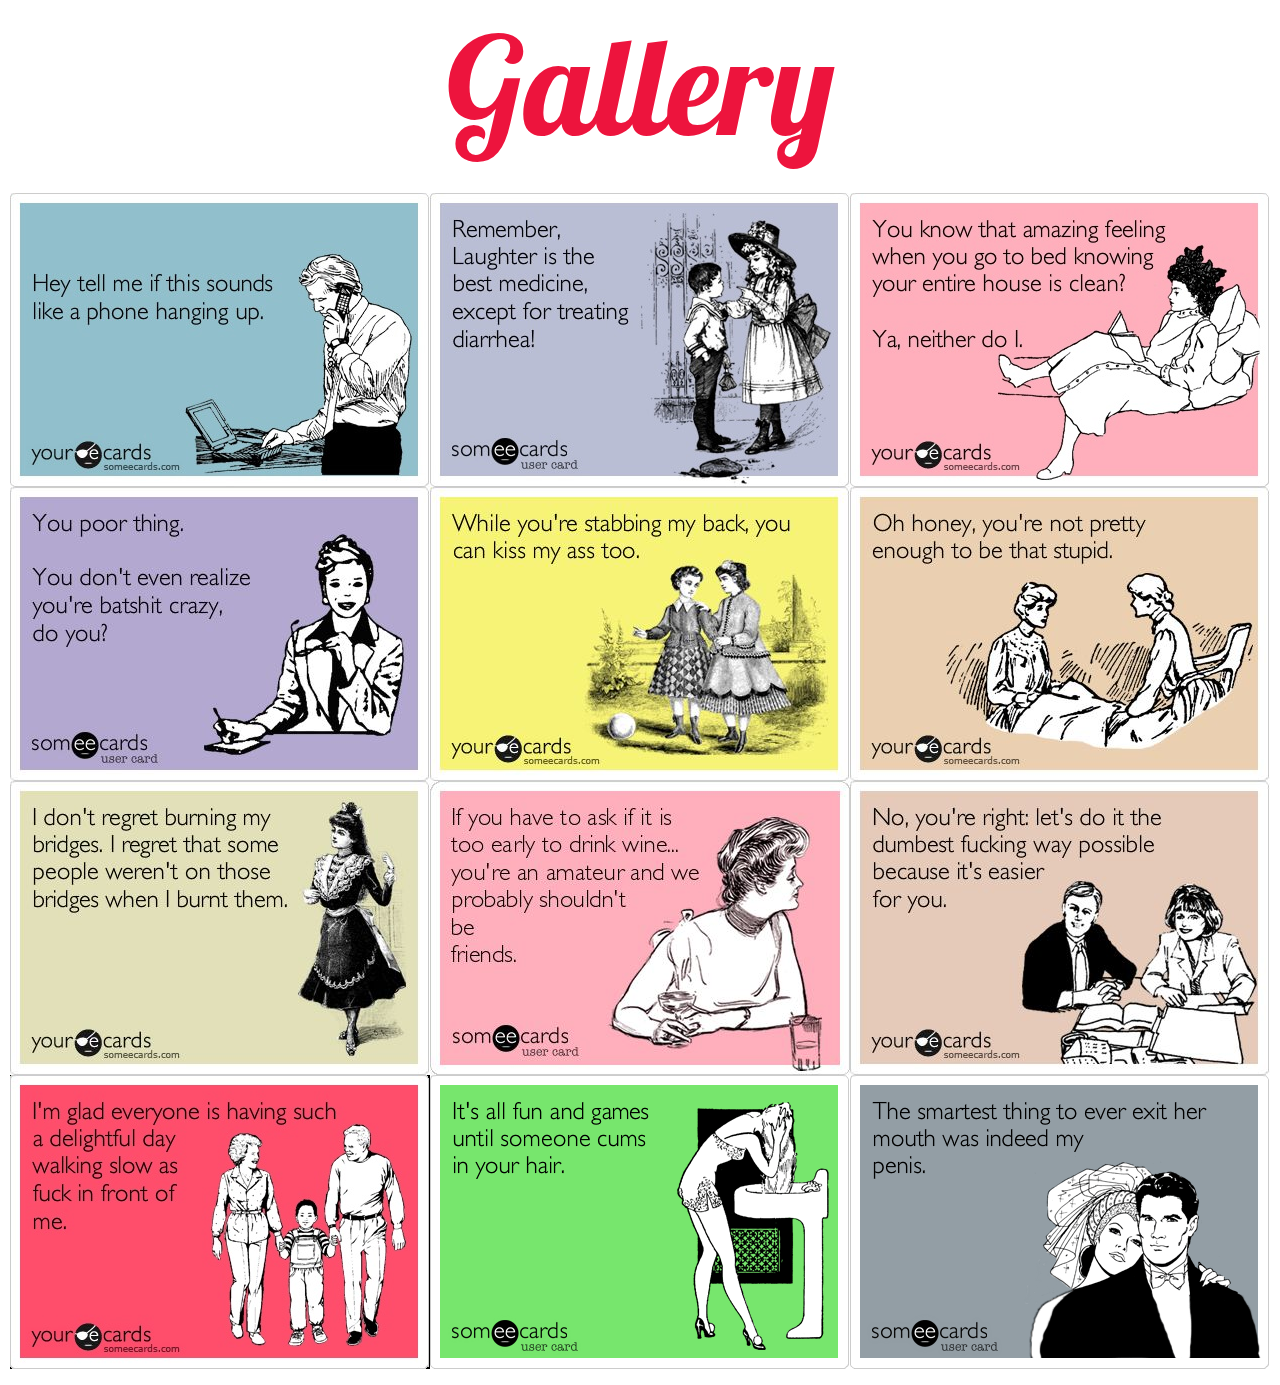
<file: index.html>
<!DOCTYPE html>
<html>
<head>
  <meta charset="utf-8">
  <meta http-equiv="X-UA-Compatible" content="IE=edge">
  
  <title>Gallery</title>
  <meta name="description"
        content="skuska, skuska, 1, 2, 3...">

  <meta name="viewport" content="width=device-width, initial-scale=1">

  <link rel="stylesheet" href="http://fonts.googleapis.com/css?family=Lobster">
  <link rel="stylesheet" href="css/normalize.css">
  <link rel="stylesheet" href="css/style.css">

  <!--[if lt IE 9]>
    <script src="https://cdnjs.cloudflare.com/ajax/libs/html5shiv/3.7.2/html5shiv.min.js"></script>
  <![endif]-->

</head>
<body>
  
  <header>
    <h1>Gallery</h1>
  </header>
  <section id="gallery">
    <div id="gallery-index" class="gallery-set l-clearfix">
      <img src="img/1.jpg" alt="magnetka">
      <img src="img/2.jpg" alt="magnetka">
      <img src="img/25.jpg" alt="magnetka">
      <img src="img/4.jpg" alt="magnetka">
      <img src="img/5.jpg" alt="magnetka">
      <img src="img/6.jpg" alt="magnetka">
      <img src="img/7.jpg" alt="magnetka">
      <img src="img/9.jpg" alt="magnetka">
      <img src="img/8.jpg" alt="magnetka">
      <img src="img/10.jpg" alt="magnetka">
      <img src="img/11.png" alt="magnetka">
      <img src="img/12.png" alt="magnetka">
    </div>
    <ul class="menu">
      <li id="prev-page" class="dir-btn"><a href="#">&#8826;</a></li>

      <li class="selected"><a href="index.html">1</a></li>
      <li><a href="gallery2.html">2</a></li>
      <li><a href="gallery3.html">3</a></li>

      <li id="next-page" class="dir-btn"><a href="#">&#8827;</a></li>
    </ul>
  </section>

  <script src="js/jQuery1.js"></script>
  <script src="js/script.js"></script>

</body>


</html>
</file>
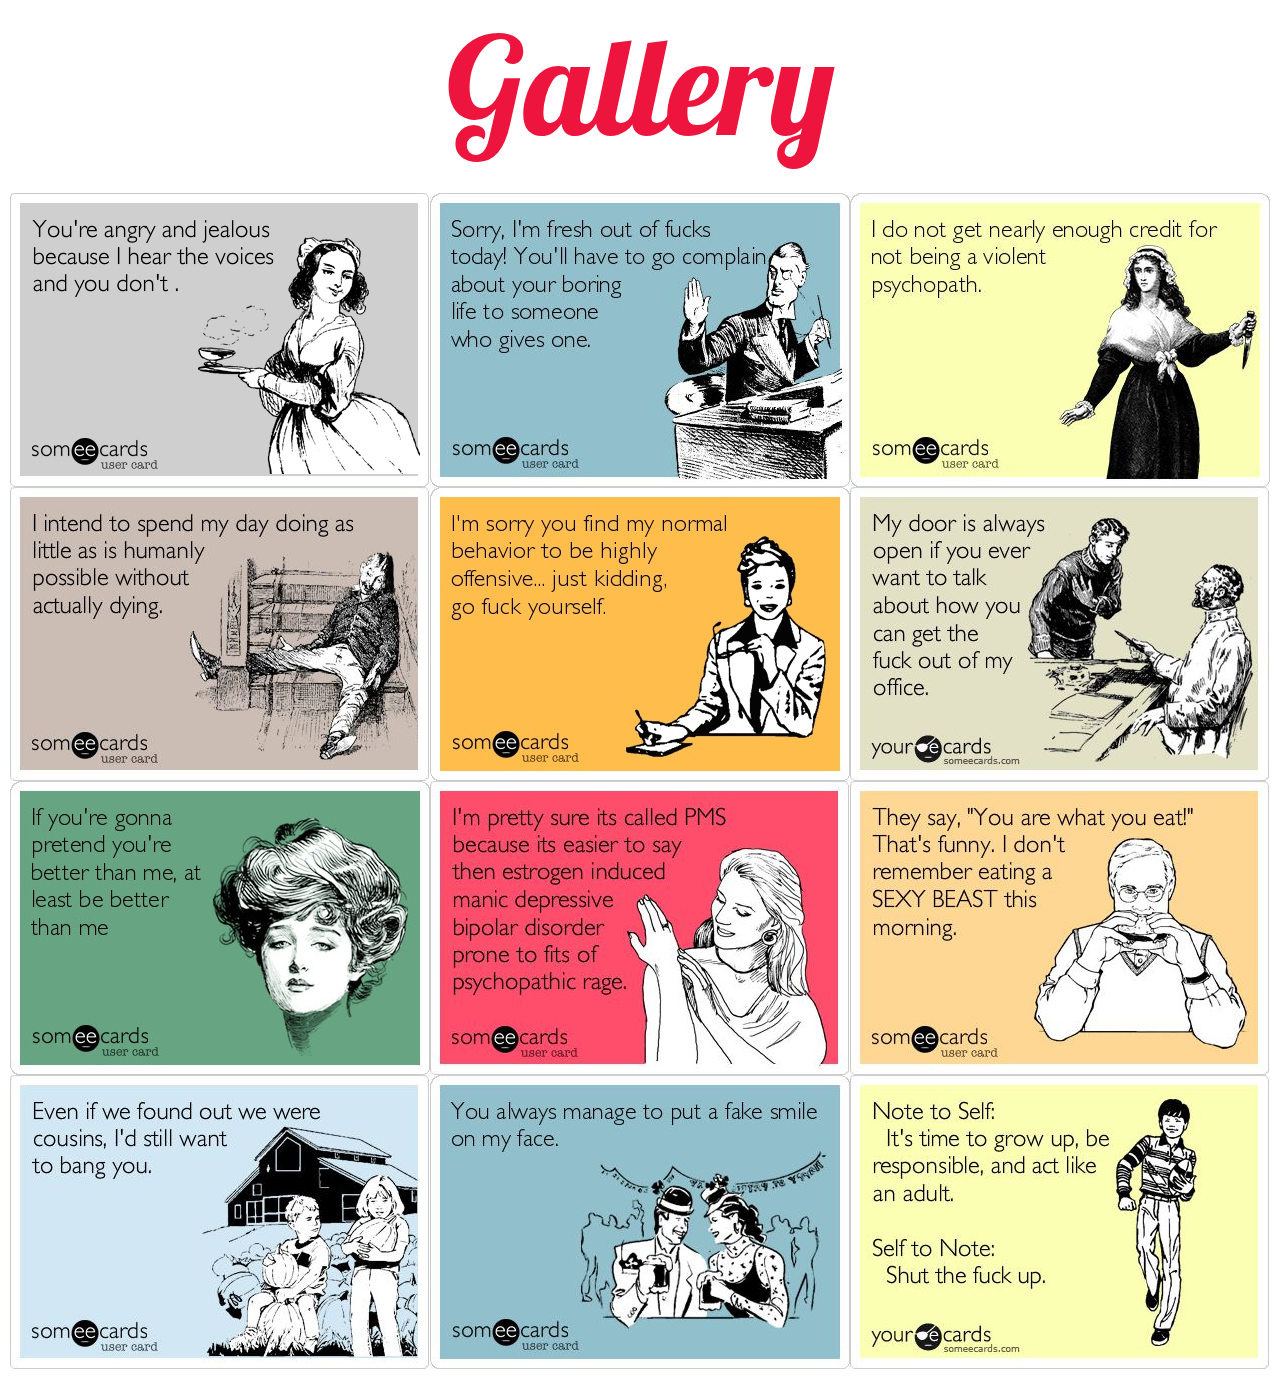
<file: gallery2.html>
<!DOCTYPE html>
<html>
<head>
  <meta charset="utf-8">
  <meta http-equiv="X-UA-Compatible" content="IE=edge">
  
  <title>Gallery</title>
  <meta name="description"
        content="skuska, skuska, 1, 2, 3...">

  <meta name="viewport" content="width=device-width, initial-scale=1">

  <link rel="stylesheet" href="http://fonts.googleapis.com/css?family=Lobster">
  <link rel="stylesheet" href="css/normalize.css">
  <link rel="stylesheet" href="css/style.css">

  <!--[if lt IE 9]>
    <script src="https://cdnjs.cloudflare.com/ajax/libs/html5shiv/3.7.2/html5shiv.min.js"></script>
  <![endif]-->

</head>
<body>
  
  <header>
    <h1>Gallery</h1>
  </header>
  <section id="gallery">
    <div id="gallery-gallery2" class="gallery-set l-clearfix">
      <img src="img/14.png" alt="magnetka">
      <img src="img/24.jpg" alt="magnetka">
      <img src="img/16.jpg" alt="magnetka">
      <img src="img/17.jpg" alt="magnetka">
      <img src="img/30.jpg" alt="magnetka">
      <img src="img/31.jpg" alt="magnetka">
      <img src="img/19.jpg" alt="magnetka">
      <img src="img/20.jpg" alt="magnetka">
      <img src="img/21.jpg" alt="magnetka">
      <img src="img/22.jpg" alt="magnetka">
      <img src="img/23.jpg" alt="magnetka">
      <img src="img/15.jpg" alt="magnetka">
    </div>
    <ul class="menu">
      <li><a href="index.html">1</a></li>
      <li class="selected"><a href="gallery2.html">2</a></li>
      <li><a href="gallery3.html">3</a></li>
    </ul>
  </section>

  <script src="js/jQuery1.js"></script>
  <script src="js/script.js"></script>

</body>


</html>
</file>
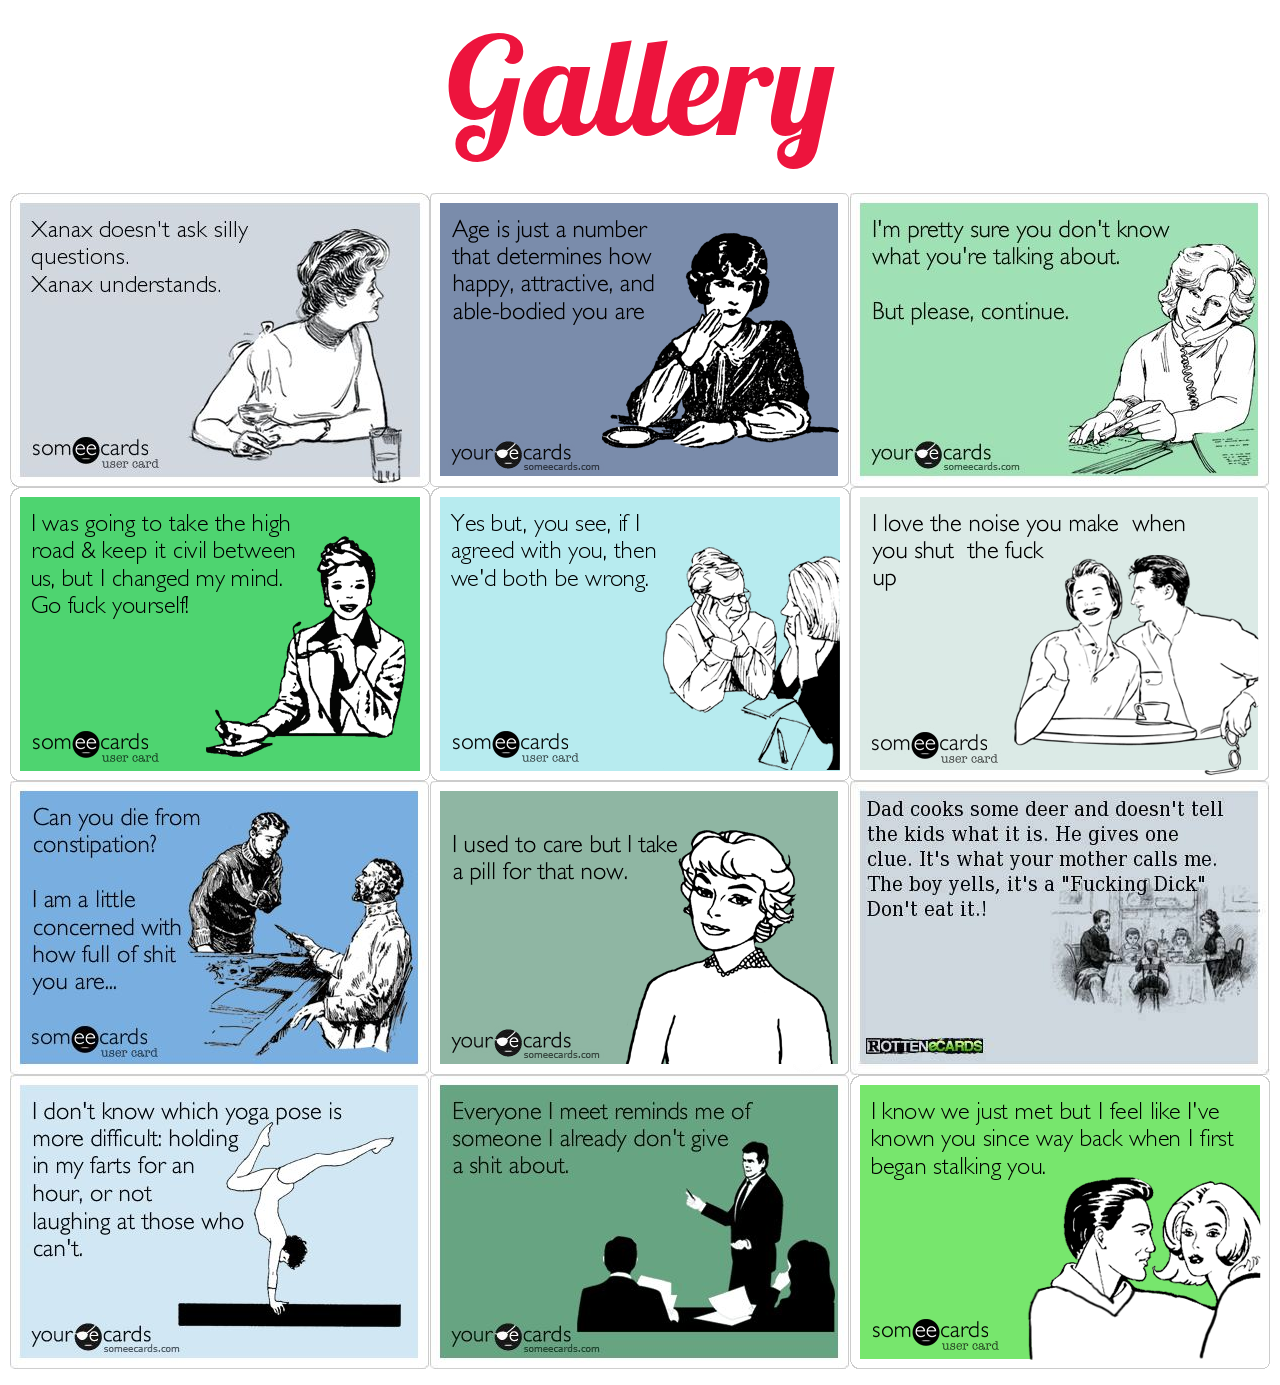
<file: gallery3.html>
<!DOCTYPE html>
<html>
<head>
  <meta charset="utf-8">
  <meta http-equiv="X-UA-Compatible" content="IE=edge">
  
  <title>Gallery</title>
  <meta name="description"
        content="skuska, skuska, 1, 2, 3...">

  <meta name="viewport" content="width=device-width, initial-scale=1">

  <link rel="stylesheet" href="http://fonts.googleapis.com/css?family=Lobster">
  <link rel="stylesheet" href="css/normalize.css">
  <link rel="stylesheet" href="css/style.css">

  <!--[if lt IE 9]>
    <script src="https://cdnjs.cloudflare.com/ajax/libs/html5shiv/3.7.2/html5shiv.min.js"></script>
  <![endif]-->

</head>
<body>
  
  <header>
    <h1>Gallery</h1>
  </header>
  <section id="gallery">
    <div id="gallery-gallery3" class="gallery-set l-clearfix">
      <img src="img/3.jpg" alt="magnetka">
      <img src="img/26.png" alt="magnetka">
      <img src="img/27.jpg" alt="magnetka">
      <img src="img/35.png" alt="magnetka">
      <img src="img/29.png" alt="magnetka">
      <img src="img/13.png" alt="magnetka">
      <img src="img/32.jpg" alt="magnetka">
      <img src="img/34.png" alt="magnetka">
      <img src="img/33.jpg" alt="magnetka">
      <img src="img/28.jpg" alt="magnetka">
      <img src="img/18.jpg" alt="magnetka">
      <img src="img/36.png" alt="magnetka">
    </div>
    <ul class="menu">
      <li><a href="index.html">1</a></li>
      <li><a href="gallery2.html">2</a></li>
      <li class="selected"><a href="gallery3.html">3</a></li>
    </ul>
  </section>

  <script src="js/jQuery1.js"></script>
  <script src="js/script.js"></script>

</body>


</html>
</file>
<file: css/style.css>
/* --- BASE RULES --- */
html {
  box-sizing: border-box;
}
*, *:before, *:after {
  box-sizing: inherit;
}

body {
  -webkit-font-smoothing: antialiased;
  font-size: 100%;
  text-align: center;

  width: 1260px;
  margin: auto;
  padding: 1em 0;
}

h1 {
  font-size: 8.5em;
  font-family: 'Lobster', cursive;
  color: #ED143D;

  margin-bottom: .3em;
}

img {
  max-width: 100%;
  height: auto;
  vertical-align: middle;
}

/* --- LAYOUT RULES --- */

.l-clearfix:before,
.l-clearfix:after {
  content:"";
  display:table;
}
.l-clearfix:after {
  clear:both;
}
.l-clearfix {
  zoom:1;
}

.l-left {
  float: left;
}


/* --- FORMAT RULES --- */




/* --- MODULE RULES --- */

.gallery-set img {
  float: left;
}


ul {
  width: 100%;
  margin: .75em 0 1em;
}

li,
li a {
  display: inline-block;
}

li a {
  background: #228FBA;
  width: 1.5em;
  height: 1.5em;
  border-radius: 50%;

  color: #fff;
  font-size: 1.5em;
  text-decoration: none;
  line-height: 1.5em;
}

.dir-btn {
  display: none;
}

#prev-page a {
  text-indent: -.1em;
}
#next-page a {
  text-indent: .1em;
}


li a:hover,
li.selected a {
  background: #0674A0;
}
</file>
